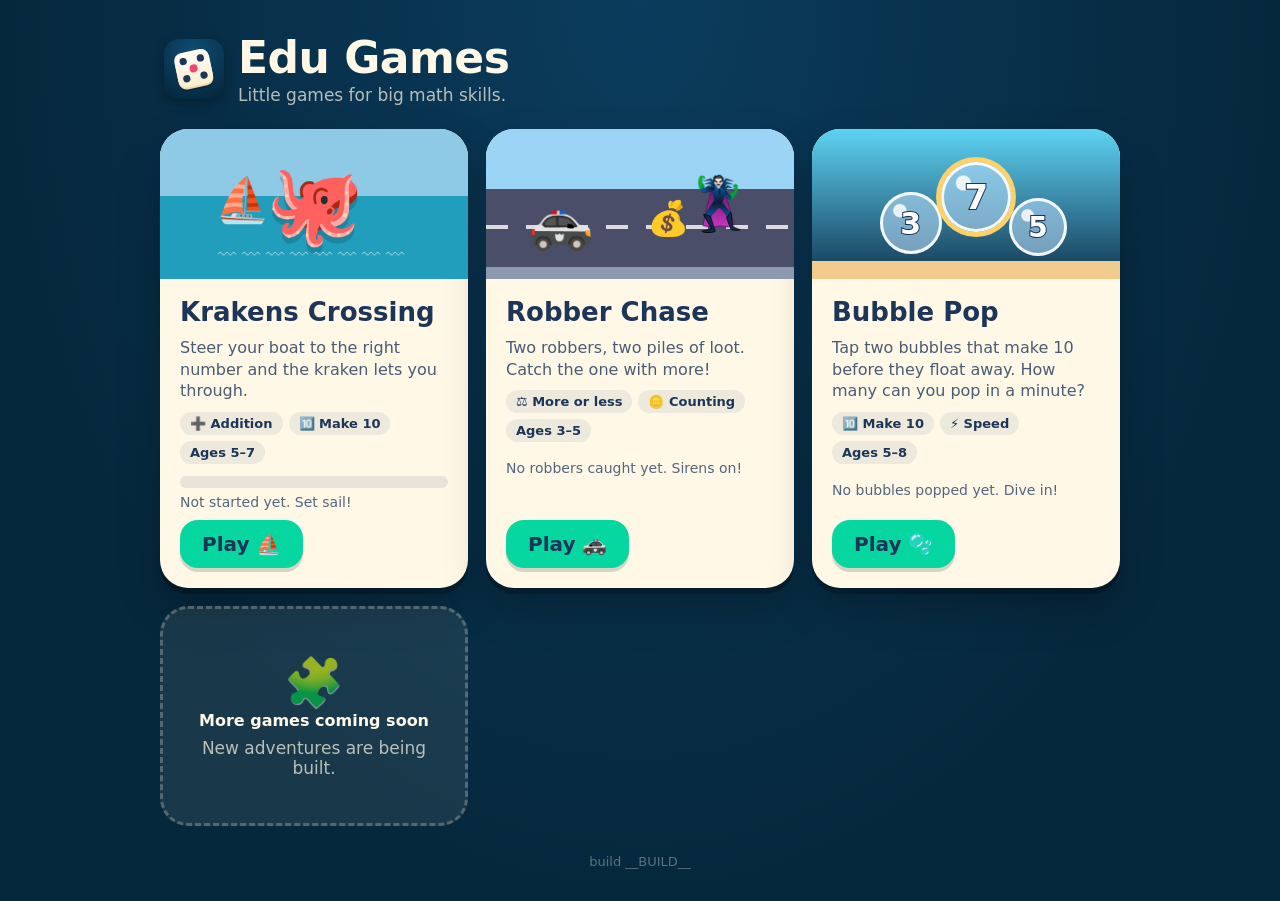
<file: index.html>
<!doctype html>
<html lang="en">
<head>
<meta charset="utf-8">
<meta name="viewport" content="width=device-width,initial-scale=1,viewport-fit=cover">
<meta name="apple-mobile-web-app-capable" content="yes">
<meta name="mobile-web-app-capable" content="yes">
<meta name="apple-mobile-web-app-status-bar-style" content="black-translucent">
<meta name="apple-mobile-web-app-title" content="Edu Games">
<meta name="theme-color" content="#06283d">
<meta name="build" content="__BUILD__">
<title>Edu Games</title>
<link rel="manifest" href="manifest.webmanifest">
<link rel="apple-touch-icon" href="icons/apple-touch-icon.png">
<link rel="icon" href="icons/icon.svg" type="image/svg+xml">
<link rel="icon" href="icons/favicon-32.png" sizes="32x32" type="image/png">
<style>
  :root { --ink: #1d3557; --paper: #fff8e7; --sea: #06283d; --sea2: #0b3c5d; --yellow: #ffd166; --green: #06d6a0;
    --blue: #8ecae6; --pink: #f4a3c4; }
  * { box-sizing: border-box; }
  html { -webkit-text-size-adjust: 100%; background: var(--sea); overscroll-behavior: none; }
  body { margin: 0; min-height: 100vh; min-height: 100dvh; color: var(--ink); background: radial-gradient(ellipse at top, var(--sea2), var(--sea) 70%) fixed;
    overscroll-behavior: none;
    font-family: ui-rounded, "SF Pro Rounded", system-ui, -apple-system, sans-serif;
    padding: max(24px, env(safe-area-inset-top)) max(16px, env(safe-area-inset-right)) max(32px, env(safe-area-inset-bottom)) max(16px, env(safe-area-inset-left));
    -webkit-tap-highlight-color: transparent; }
  .wrap { max-width: 960px; margin: 0 auto; }
  header { display: flex; align-items: center; gap: 14px; color: var(--paper); margin: 8px 4px 24px; }
  header .logo { width: 60px; height: 60px; border-radius: 15px; box-shadow: 0 4px 12px rgba(0,0,0,.3); }
  header h1 { margin: 0; font-size: clamp(30px, 6vw, 44px); letter-spacing: -.5px; }
  header p { margin: 2px 0 0; opacity: .7; font-size: 17px; }
  .grid { display: grid; grid-template-columns: repeat(auto-fill, minmax(min(100%, 300px), 1fr)); gap: 18px; }
  .game { display: flex; flex-direction: column; background: var(--paper); border-radius: 28px; overflow: hidden;
    color: inherit; text-decoration: none; box-shadow: 0 6px 0 rgba(0,0,0,.25), 0 20px 40px rgba(0,0,0,.25);
    transition: transform .12s; }
  .game:active { transform: translateY(4px); box-shadow: 0 2px 0 rgba(0,0,0,.25), 0 10px 20px rgba(0,0,0,.25); }
  .art { height: 150px; position: relative; display: flex; align-items: center; justify-content: center; overflow: hidden; }
  .art.kraken { background: linear-gradient(#8ecae6 0 45%, #219ebc 45% 100%); }
  .art .big { font-size: 78px; filter: drop-shadow(0 6px 0 rgba(0,0,0,.15)); }
  .art .boat { position: absolute; left: 18%; top: 30%; font-size: 44px; animation: bob 2.4s ease-in-out infinite; }
  .art .waves { position: absolute; left: 0; right: 0; bottom: 14px; text-align: center; color: rgba(255,255,255,.55); letter-spacing: 6px; font-size: 18px; }
  @keyframes bob { 50% { transform: translateY(6px) rotate(-4deg); } }
  .art.chase { background: linear-gradient(#9bd4f5 0 40%, #4a4e69 40% 92%, #8d99ae 92%); }
  .art.chase .road { position: absolute; left: 0; right: 0; top: 64%; height: 4px;
    background: repeating-linear-gradient(90deg, #fff 0 22px, transparent 22px 40px); opacity: .8; }
  .art.chase .cop { position: absolute; left: 14%; top: 42%; font-size: 52px; transform: scaleX(-1); animation: zoom 1.6s ease-in-out infinite; }
  .art.chase .robber { position: absolute; right: 14%; top: 30%; font-size: 52px; }
  .art.chase .loot { position: absolute; right: 34%; top: 46%; font-size: 34px; }
  @keyframes zoom { 50% { transform: scaleX(-1) translateX(-14px); } }
  .art.bubbles { background: linear-gradient(#5ed3f3, #1b4965 88%, #f2cc8f 88%); }
  .art.bubbles .b { position: absolute; display: flex; align-items: center; justify-content: center; border-radius: 50%;
    font-weight: 900; color: #fff; -webkit-text-stroke: 2px #1d3557; paint-order: stroke fill;
    background: radial-gradient(circle at 32% 30%, rgba(255,255,255,.9) 0 10%, rgba(189,224,254,.55) 12% 100%);
    box-shadow: inset 0 0 0 3px rgba(255,255,255,.9); animation: rise 3s ease-in-out infinite; }
  .art.bubbles .b1 { left: 22%; top: 42%; width: 62px; height: 62px; font-size: 30px; }
  .art.bubbles .b2 { left: 42%; top: 22%; width: 70px; height: 70px; font-size: 34px; animation-delay: -1s;
    box-shadow: inset 0 0 0 3px rgba(255,255,255,.9), 0 0 0 5px #ffd166; }
  .art.bubbles .b3 { left: 64%; top: 46%; width: 58px; height: 58px; font-size: 28px; animation-delay: -2s; }
  @keyframes rise { 50% { transform: translateY(-8px); } }
  @media (prefers-reduced-motion: reduce) { .art .boat, .art.chase .cop, .art.bubbles .b { animation: none; } }
  .body { padding: 18px 20px 20px; display: flex; flex-direction: column; gap: 10px; flex: 1; }
  .body h2 { margin: 0; font-size: 26px; }
  .body .desc { margin: 0; font-size: 16px; opacity: .8; line-height: 1.35; }
  .tags { display: flex; flex-wrap: wrap; gap: 6px; }
  .tag { font-size: 13px; font-weight: 700; padding: 4px 10px; border-radius: 999px; background: rgba(29,53,87,.08); }
  .progress { margin-top: 2px; }
  .bar { height: 12px; border-radius: 999px; background: rgba(29,53,87,.1); overflow: hidden; }
  .bar i { display: block; height: 100%; width: 0; border-radius: inherit; background: var(--green); transition: width .6s; }
  .progress small { display: block; margin-top: 6px; font-size: 14px; opacity: .75; }
  .play { margin-top: auto; align-self: flex-start; background: var(--green); color: var(--ink); font-weight: 800; font-size: 20px;
    padding: 12px 22px; border-radius: 18px; box-shadow: 0 4px 0 rgba(0,0,0,.15); }
  .soon { background: rgba(255,248,231,.08); border: 3px dashed rgba(255,248,231,.25); border-radius: 28px; color: var(--paper);
    display: flex; flex-direction: column; align-items: center; justify-content: center; text-align: center; padding: 28px; min-height: 220px; }
  .soon .big { font-size: 48px; opacity: .8; }
  .soon p { margin: 8px 0 0; opacity: .7; font-size: 17px; }
  footer { margin: 28px 4px 0; color: var(--paper); opacity: .35; font-size: 13px; text-align: center; }
</style>
</head>
<body>
<div class="wrap">
  <header>
    <img class="logo" src="icons/icon.svg" alt="">
    <div>
      <h1>Edu Games</h1>
      <p>Little games for big math skills.</p>
    </div>
  </header>

  <main class="grid">
    <a class="game" href="krakens-crossing/" id="kraken">
      <div class="art kraken" aria-hidden="true">
        <span class="boat">⛵</span>
        <span class="big">🐙</span>
        <span class="waves">〰〰〰〰〰〰〰〰</span>
      </div>
      <div class="body">
        <h2>Krakens Crossing</h2>
        <p class="desc">Steer your boat to the right number and the kraken lets you through.</p>
        <div class="tags"><span class="tag">➕ Addition</span><span class="tag">🔟 Make 10</span><span class="tag">Ages 5–7</span></div>
        <div class="progress">
          <div class="bar"><i></i></div>
          <small>Not started yet. Set sail!</small>
        </div>
        <span class="play">Play ⛵</span>
      </div>
    </a>

    <a class="game" href="robber-chase/" id="robber">
      <div class="art chase" aria-hidden="true">
        <span class="road"></span>
        <span class="cop">🚓</span>
        <span class="loot">💰</span>
        <span class="robber">🦹</span>
      </div>
      <div class="body">
        <h2>Robber Chase</h2>
        <p class="desc">Two robbers, two piles of loot. Catch the one with more!</p>
        <div class="tags"><span class="tag">⚖️ More or less</span><span class="tag">🪙 Counting</span><span class="tag">Ages 3–5</span></div>
        <div class="progress">
          <small>No robbers caught yet. Sirens on!</small>
        </div>
        <span class="play">Play 🚓</span>
      </div>
    </a>

    <a class="game" href="bubble-pop/" id="bubbles">
      <div class="art bubbles" aria-hidden="true">
        <span class="b b1">3</span>
        <span class="b b2">7</span>
        <span class="b b3">5</span>
      </div>
      <div class="body">
        <h2>Bubble Pop</h2>
        <p class="desc">Tap two bubbles that make 10 before they float away. How many can you pop in a minute?</p>
        <div class="tags"><span class="tag">🔟 Make 10</span><span class="tag">⚡ Speed</span><span class="tag">Ages 5–8</span></div>
        <div class="progress">
          <small>No bubbles popped yet. Dive in!</small>
        </div>
        <span class="play">Play 🫧</span>
      </div>
    </a>

    <div class="soon">
      <div class="big">🧩</div>
      <b>More games coming soon</b>
      <p>New adventures are being built.</p>
    </div>
  </main>
  <footer>build __BUILD__</footer>
</div>

<script src="scroll-guard.js"></script>
<script>
  // Krakens Crossing progress, read from the game's own save (same origin).
  // Facts: 9 make-10 bonds + 36 sums over 10 (a, b in 2..9). Mastered = 3 quick, correct answers in a row.
  (function () {
    let stats = {};
    try { stats = (JSON.parse(localStorage.getItem('kraken-crossing-v1')) || {}).stats || {}; } catch (e) {}
    const total = 45, keys = Object.keys(stats);
    if (!keys.length) return;
    const mastered = keys.filter(k => stats[k].streak >= 3).length;
    const card = document.getElementById('kraken');
    card.querySelector('.bar i').style.width = Math.round(mastered / total * 100) + '%';
    card.querySelector('.progress small').textContent =
      `${mastered} of ${total} facts mastered · ${keys.length} practised`;
    card.querySelector('.play').textContent = 'Keep sailing ⛵';
  })();

  // Robber Chase totals, from the game's own save.
  (function () {
    let s = {};
    try { s = JSON.parse(localStorage.getItem('robber-chase-v1')) || {}; } catch (e) {}
    if (!s.caught) return;
    const card = document.getElementById('robber');
    card.querySelector('.progress small').textContent =
      `${s.caught} robber${s.caught === 1 ? '' : 's'} caught · ${s.coins || 0} coins brought back`;
    card.querySelector('.play').textContent = 'Keep chasing 🚓';
  })();

  // Bubble Pop totals and best round, from the game's own save.
  (function () {
    let s = {};
    try { s = JSON.parse(localStorage.getItem('bubble-pop-v1')) || {}; } catch (e) {}
    if (!s.pairs) return;
    const best = Math.max(0, ...Object.values(s.best || {}));
    const card = document.getElementById('bubbles');
    card.querySelector('.progress small').textContent =
      `${s.pairs} pair${s.pairs === 1 ? '' : 's'} popped` + (best ? ` · best round ${best}` : '');
    card.querySelector('.play').textContent = 'Keep popping 🫧';
  })();
</script>
<script src="update.js"></script>
</body>
</html>
</file>
